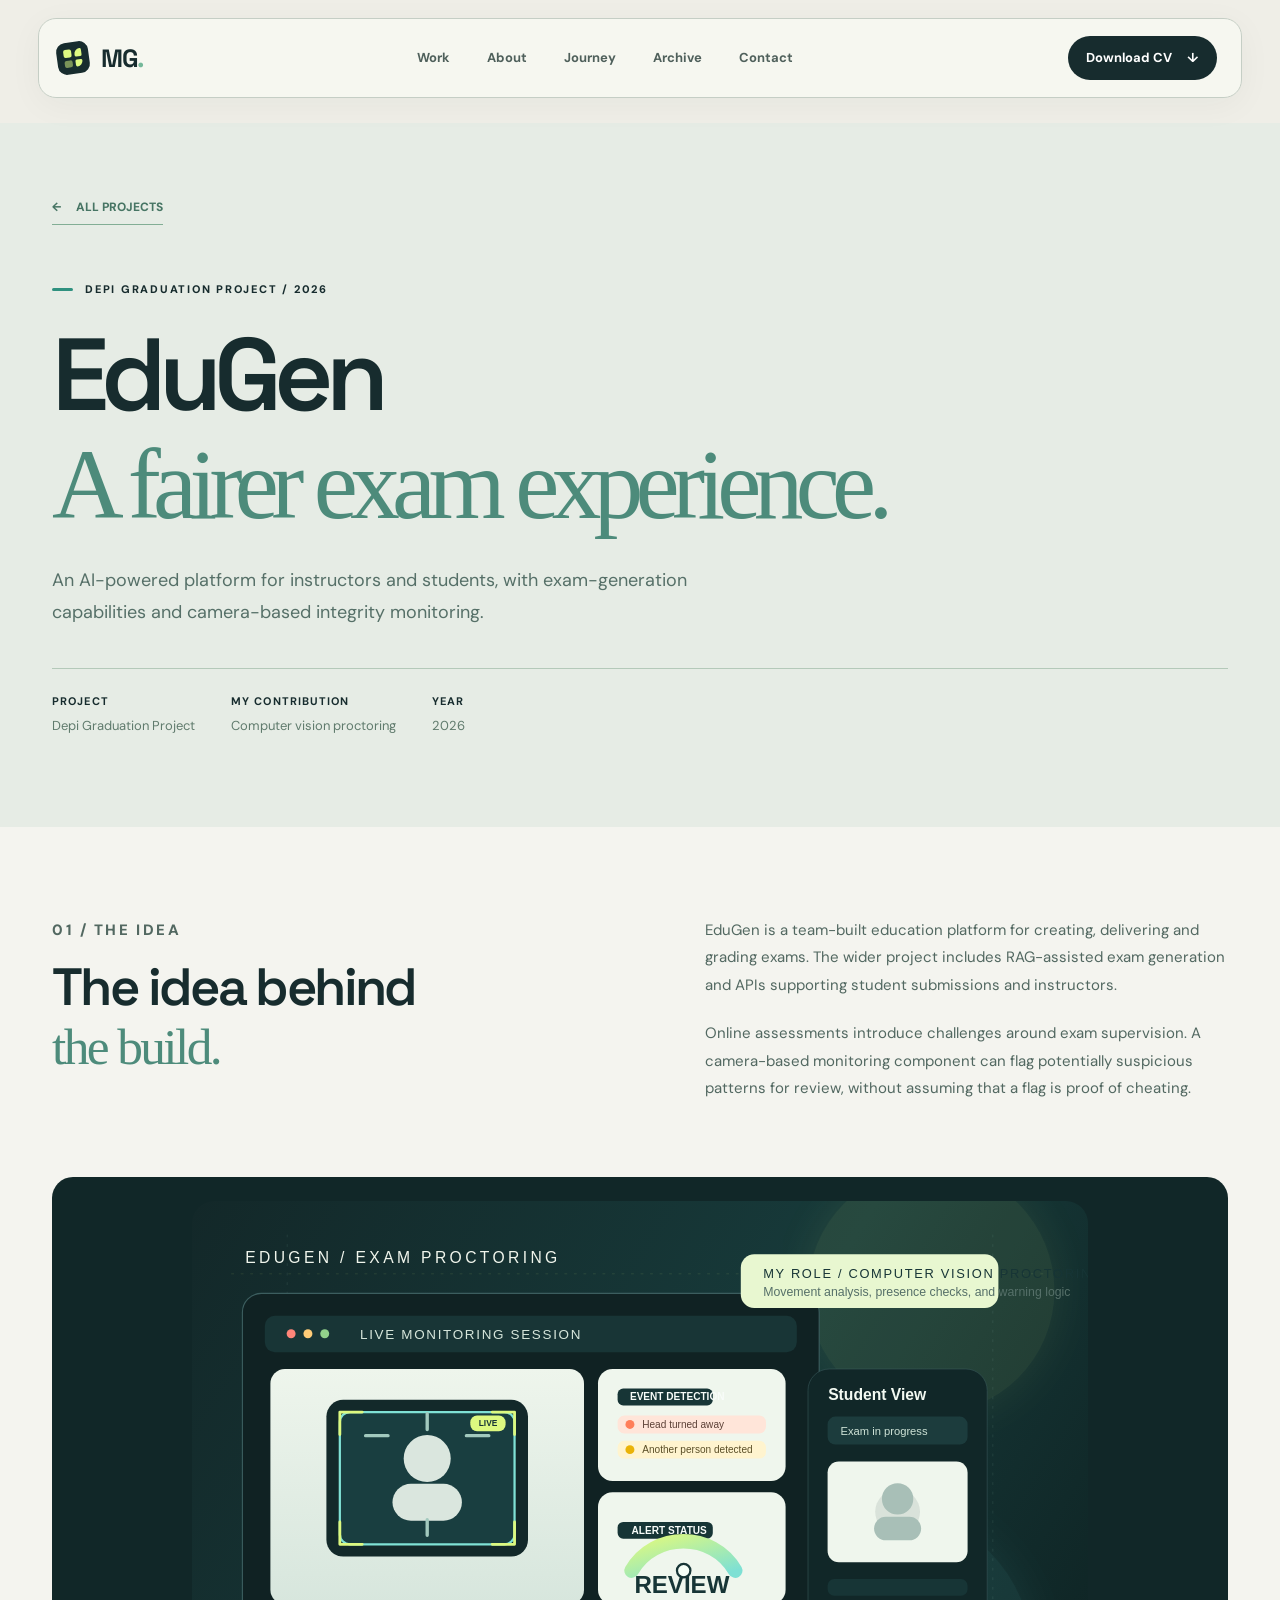
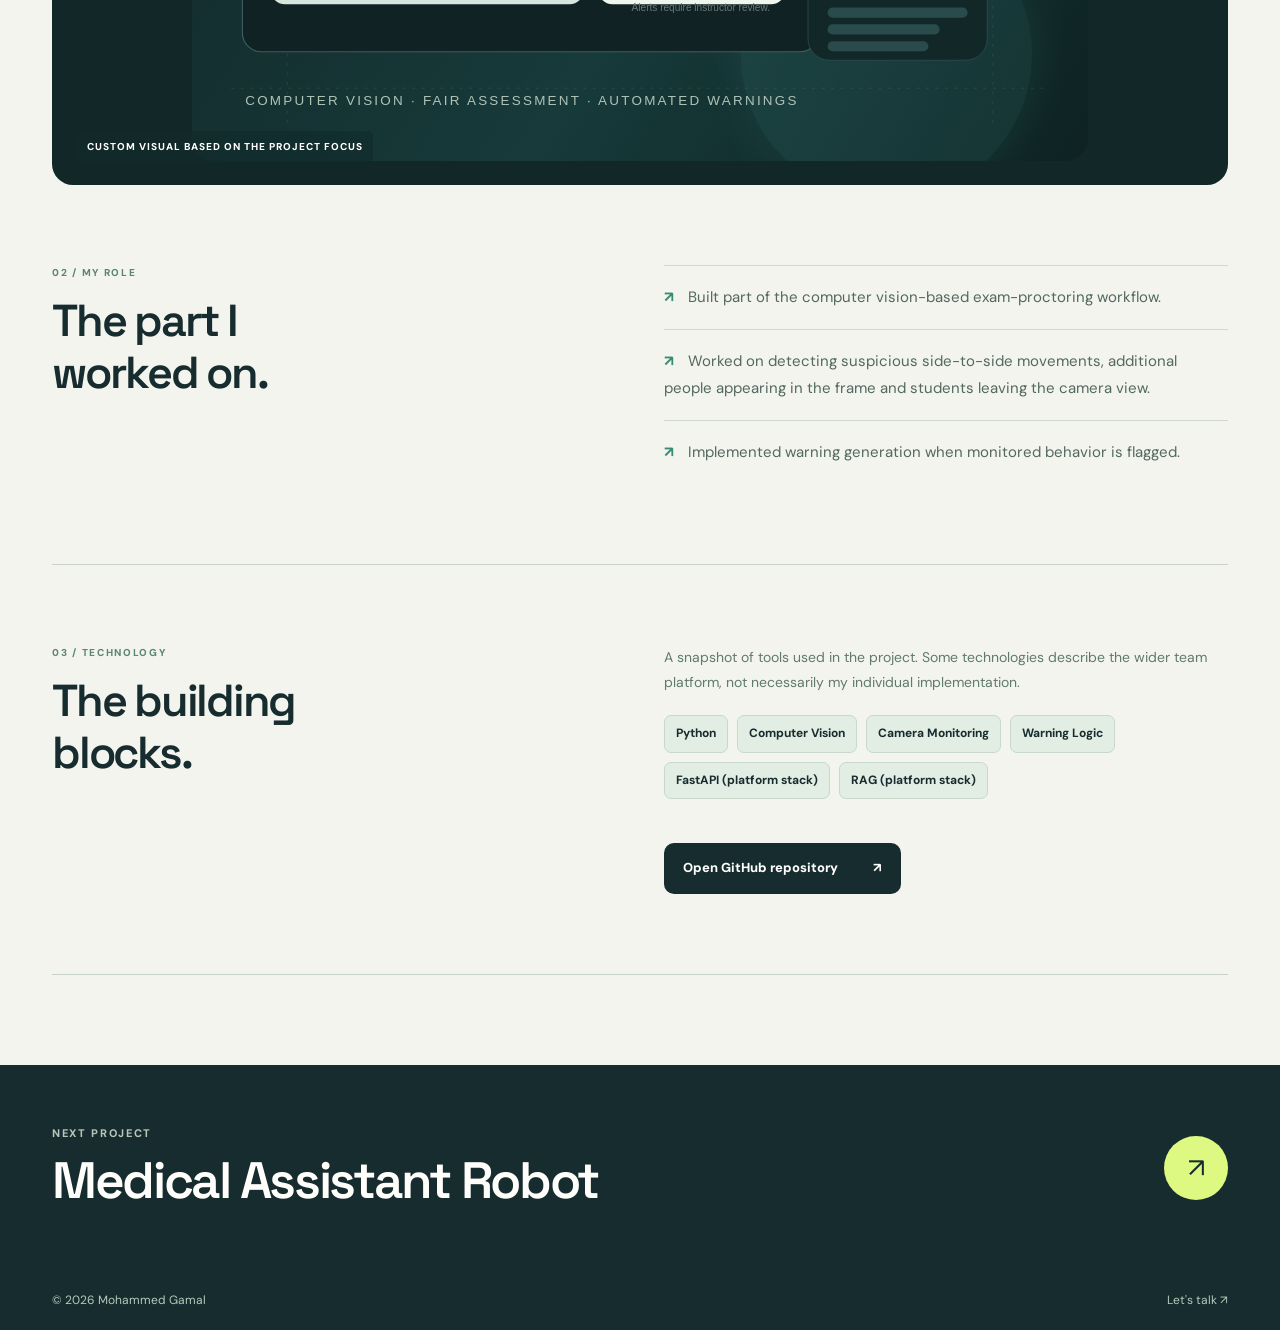
<file: projects/edugen.html>
<!doctype html>
<html lang="en"><head><meta charset="utf-8"/><meta name="viewport" content="width=device-width, initial-scale=1"/><meta name="theme-color" content="#efeee7"/><title>EduGen — AI Exam &amp; Proctoring — Mohammed Gamal</title><meta name="description" content="An AI-powered platform for instructors and students, with exam-generation capabilities and camera-based integrity monitoring."/><link rel="stylesheet" href="../styles.css"/><script defer src="../script.js"></script>  <link rel="canonical" href="https://mohammed-gamal-portfolio-beryl.vercel.app/projects/edugen.html" />
  <link rel="icon" type="image/svg+xml" href="../assets/favicon.svg" />
  <link rel="icon" type="image/png" sizes="64x64" href="../assets/favicon-64.png" />
  <meta property="og:type" content="website" />
  <meta property="og:site_name" content="Mohammed Gamal — AI Engineer" />
  <meta property="og:title" content="EduGen — AI Exam &amp; Proctoring — Mohammed Gamal" />
  <meta property="og:description" content="An AI-powered platform for instructors and students, with exam-generation capabilities and camera-based integrity monitoring." />
  <meta property="og:url" content="https://mohammed-gamal-portfolio-beryl.vercel.app/projects/edugen.html" />
  <meta property="og:image" content="https://mohammed-gamal-portfolio-beryl.vercel.app/assets/portfolio-social-preview.jpg" />
  <meta property="og:image:secure_url" content="https://mohammed-gamal-portfolio-beryl.vercel.app/assets/portfolio-social-preview.jpg" />
  <meta property="og:image:width" content="1200" />
  <meta property="og:image:height" content="630" />
  <meta property="og:image:type" content="image/jpeg" />
  <meta property="og:image:alt" content="Mohammed Gamal AI Engineer portfolio — The art of making AI feel real" />
  <meta name="twitter:card" content="summary_large_image" />
  <meta name="twitter:image" content="https://mohammed-gamal-portfolio-beryl.vercel.app/assets/portfolio-social-preview.jpg" />
</head><body>
<a href="#main" class="skip-link">Skip to content</a>
<header class="topbar detail-topbar"><a href="../index.html#top" class="identity" aria-label="Back to home"><span class="identity-icon" aria-hidden="true"><i></i><i></i><i></i><i></i></span><span>MG<span class="identity-period">.</span></span></a><nav class="main-nav" id="main-nav" aria-label="Main navigation"><a href="../index.html#work">Work</a><a href="../index.html#about">About</a><a href="../index.html#journey">Journey</a><a href="../index.html#archive">Archive</a><a href="../index.html#contact">Contact</a></nav><a class="nav-cta" href="../assets/Mohammed_Gamal_CV.pdf" download>Download CV <span>↓</span></a><button class="nav-menu" id="nav-menu" aria-expanded="false" aria-controls="main-nav" aria-label="Open navigation" type="button"><span></span><span></span></button></header>
<main id="main"><section class="detail-hero"><div class="content-wrap detail-hero-inner"><a class="back-link" href="../index.html#work"><span>←</span> ALL PROJECTS</a><p class="eyebrow detail-eyebrow"><span class="eyebrow-bar"></span>DEPI GRADUATION PROJECT / 2026</p><h1>EduGen<br/><em>A fairer exam experience.</em></h1><p class="detail-subtitle">An AI-powered platform for instructors and students, with exam-generation capabilities and camera-based integrity monitoring.</p><div class="detail-meta"><div><strong>PROJECT</strong><span>Depi Graduation Project</span></div><div><strong>MY CONTRIBUTION</strong><span>Computer vision proctoring</span></div><div><strong>YEAR</strong><span>2026</span></div></div></div></section>
<section class="detail-content"><div class="content-wrap"><div class="case-grid"><div><p class="case-label">01 / THE IDEA</p><h2>The idea behind<br/><em>the build.</em></h2></div><div><p>EduGen is a team-built education platform for creating, delivering and grading exams. The wider project includes RAG-assisted exam generation and APIs supporting student submissions and instructors.</p><p style="margin-top:20px">Online assessments introduce challenges around exam supervision. A camera-based monitoring component can flag potentially suspicious patterns for review, without assuming that a flag is proof of cheating.</p></div></div>
<div class="case-visual case-visual-svg"><img src="../assets/edugen-proctoring.svg" alt="EduGen AI proctoring project visual showing exam monitoring, alerts, and integrity scoring" loading="lazy"/><small>CUSTOM VISUAL BASED ON THE PROJECT FOCUS</small></div>
<div class="case-work"><div><p class="case-label">02 / MY ROLE</p><h2>The part I<br/>worked on.</h2></div><ul><li>Built part of the computer vision-based exam-proctoring workflow.</li>
<li>Worked on detecting suspicious side-to-side movements, additional people appearing in the frame and students leaving the camera view.</li>
<li>Implemented warning generation when monitored behavior is flagged.</li></ul></div>
<div class="case-work"><div><p class="case-label">03 / TECHNOLOGY</p><h2>The building<br/>blocks.</h2></div><div><p style="color:#607a6e;font-size:14px;line-height:1.8">A snapshot of tools used in the project. Some technologies describe the wider team platform, not necessarily my individual implementation.</p><div class="tech-stack"><span>Python</span>
<span>Computer Vision</span>
<span>Camera Monitoring</span>
<span>Warning Logic</span>
<span>FastAPI (platform stack)</span>
<span>RAG (platform stack)</span></div><div class="case-links"><a class="button button-dark" target="_blank" rel="noopener noreferrer" href="https://github.com/MoTareq000/EduGen">Open GitHub repository <span>↗</span></a></div></div></div>

</div></section><section class="next-case"><div class="content-wrap next-case-inner"><div><p>NEXT PROJECT</p><h2>Medical Assistant Robot</h2></div><a href="medical.html" aria-label="Next project: Medical Assistant Robot">↗</a></div></section></main><footer class="detail-footer"><div class="content-wrap"><span>© <span id="year">2026</span> Mohammed Gamal</span><a href="../index.html#contact">Let's talk ↗</a></div></footer></body></html>
</file>
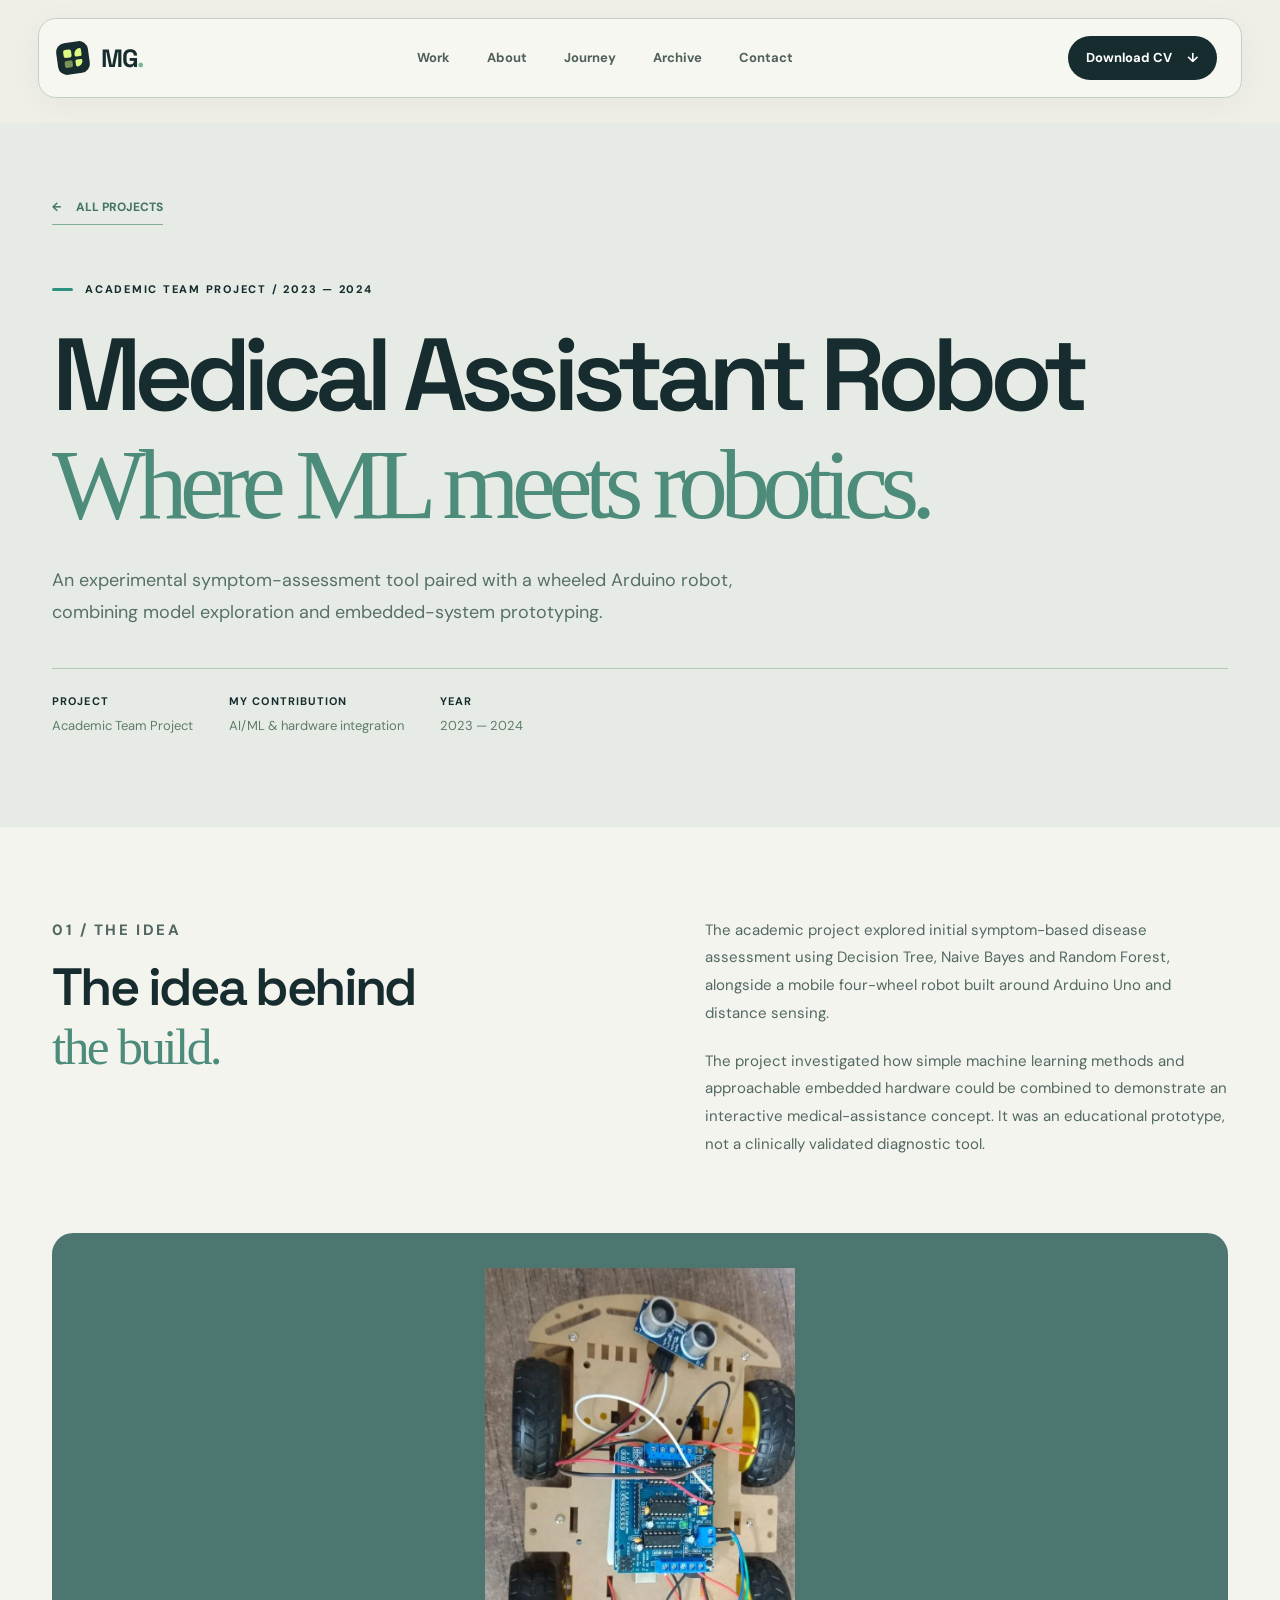
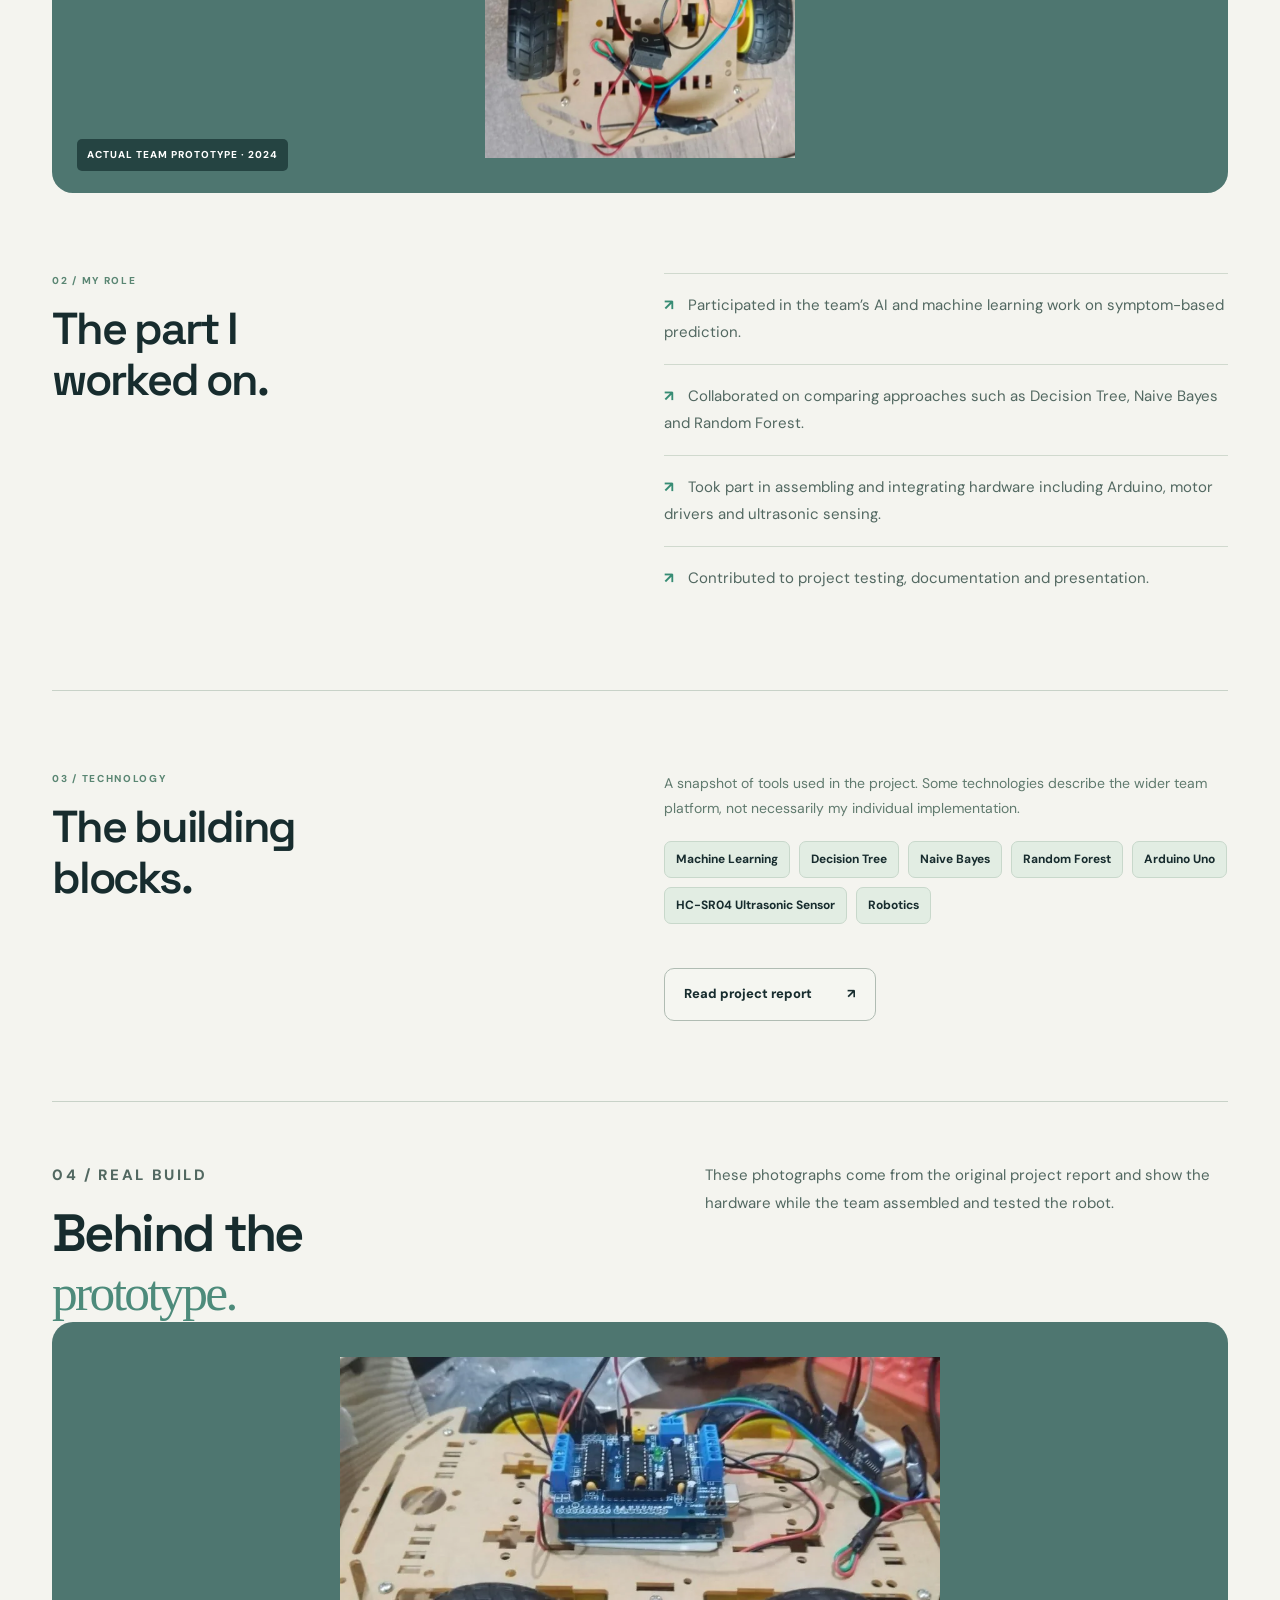
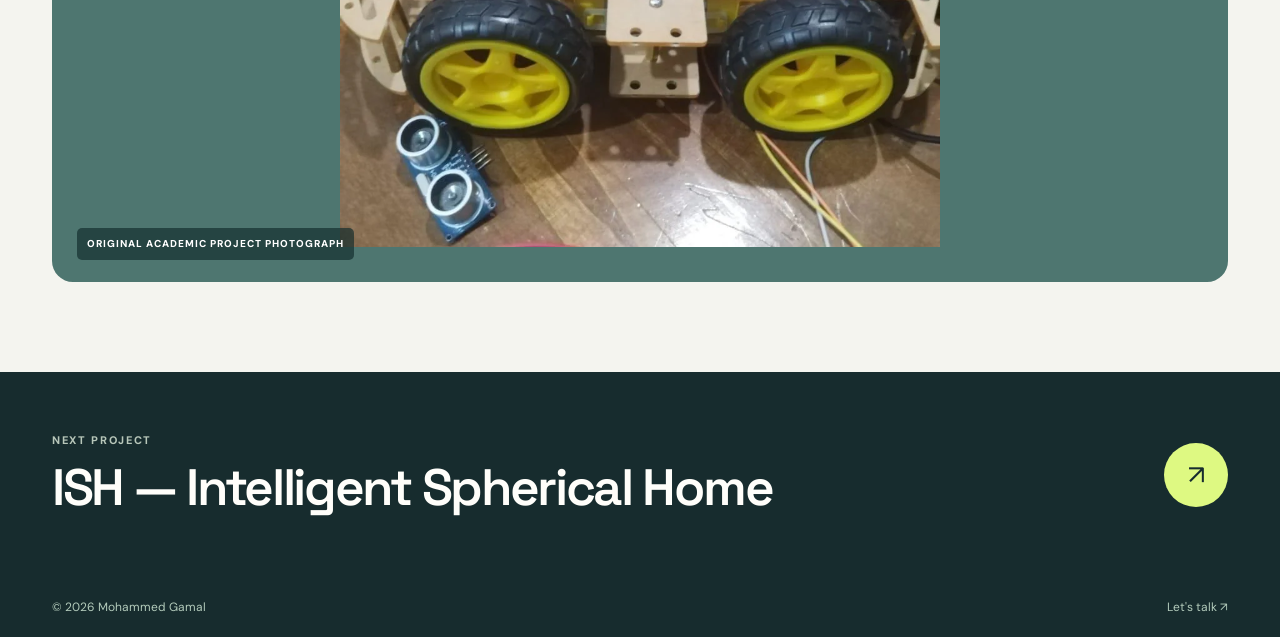
<file: projects/medical.html>
<!doctype html>
<html lang="en"><head><meta charset="utf-8"/><meta name="viewport" content="width=device-width, initial-scale=1"/><meta name="theme-color" content="#efeee7"/><title>Medical Assistant Robot — Mohammed Gamal</title><meta name="description" content="An experimental symptom-assessment tool paired with a wheeled Arduino robot, combining model exploration and embedded-system prototyping."/><link rel="stylesheet" href="../styles.css"/><script defer src="../script.js"></script>  <link rel="canonical" href="https://mohammed-gamal-portfolio-beryl.vercel.app/projects/medical.html" />
  <link rel="icon" type="image/svg+xml" href="../assets/favicon.svg" />
  <link rel="icon" type="image/png" sizes="64x64" href="../assets/favicon-64.png" />
  <meta property="og:type" content="website" />
  <meta property="og:site_name" content="Mohammed Gamal — AI Engineer" />
  <meta property="og:title" content="Medical Assistant Robot — Mohammed Gamal" />
  <meta property="og:description" content="An experimental symptom-assessment tool paired with a wheeled Arduino robot, combining model exploration and embedded-system prototyping." />
  <meta property="og:url" content="https://mohammed-gamal-portfolio-beryl.vercel.app/projects/medical.html" />
  <meta property="og:image" content="https://mohammed-gamal-portfolio-beryl.vercel.app/assets/portfolio-social-preview.jpg" />
  <meta property="og:image:secure_url" content="https://mohammed-gamal-portfolio-beryl.vercel.app/assets/portfolio-social-preview.jpg" />
  <meta property="og:image:width" content="1200" />
  <meta property="og:image:height" content="630" />
  <meta property="og:image:type" content="image/jpeg" />
  <meta property="og:image:alt" content="Mohammed Gamal AI Engineer portfolio — The art of making AI feel real" />
  <meta name="twitter:card" content="summary_large_image" />
  <meta name="twitter:image" content="https://mohammed-gamal-portfolio-beryl.vercel.app/assets/portfolio-social-preview.jpg" />
</head><body>
<a href="#main" class="skip-link">Skip to content</a>
<header class="topbar detail-topbar"><a href="../index.html#top" class="identity" aria-label="Back to home"><span class="identity-icon" aria-hidden="true"><i></i><i></i><i></i><i></i></span><span>MG<span class="identity-period">.</span></span></a><nav class="main-nav" id="main-nav" aria-label="Main navigation"><a href="../index.html#work">Work</a><a href="../index.html#about">About</a><a href="../index.html#journey">Journey</a><a href="../index.html#archive">Archive</a><a href="../index.html#contact">Contact</a></nav><a class="nav-cta" href="../assets/Mohammed_Gamal_CV.pdf" download>Download CV <span>↓</span></a><button class="nav-menu" id="nav-menu" aria-expanded="false" aria-controls="main-nav" aria-label="Open navigation" type="button"><span></span><span></span></button></header>
<main id="main"><section class="detail-hero"><div class="content-wrap detail-hero-inner"><a class="back-link" href="../index.html#work"><span>←</span> ALL PROJECTS</a><p class="eyebrow detail-eyebrow"><span class="eyebrow-bar"></span>ACADEMIC TEAM PROJECT / 2023 — 2024</p><h1>Medical Assistant Robot<br/><em>Where ML meets robotics.</em></h1><p class="detail-subtitle">An experimental symptom-assessment tool paired with a wheeled Arduino robot, combining model exploration and embedded-system prototyping.</p><div class="detail-meta"><div><strong>PROJECT</strong><span>Academic Team Project</span></div><div><strong>MY CONTRIBUTION</strong><span>AI/ML &amp; hardware integration</span></div><div><strong>YEAR</strong><span>2023 — 2024</span></div></div></div></section>
<section class="detail-content"><div class="content-wrap"><div class="case-grid"><div><p class="case-label">01 / THE IDEA</p><h2>The idea behind<br/><em>the build.</em></h2></div><div><p>The academic project explored initial symptom-based disease assessment using Decision Tree, Naive Bayes and Random Forest, alongside a mobile four-wheel robot built around Arduino Uno and distance sensing.</p><p style="margin-top:20px">The project investigated how simple machine learning methods and approachable embedded hardware could be combined to demonstrate an interactive medical-assistance concept. It was an educational prototype, not a clinically validated diagnostic tool.</p></div></div>
<div class="case-visual photo"><img src="../assets/med-robot-top.webp" alt="Real four-wheeled medical assistant robot with ultrasonic sensor and Arduino"/><small>ACTUAL TEAM PROTOTYPE · 2024</small></div>
<div class="case-work"><div><p class="case-label">02 / MY ROLE</p><h2>The part I<br/>worked on.</h2></div><ul><li>Participated in the team’s AI and machine learning work on symptom-based prediction.</li>
<li>Collaborated on comparing approaches such as Decision Tree, Naive Bayes and Random Forest.</li>
<li>Took part in assembling and integrating hardware including Arduino, motor drivers and ultrasonic sensing.</li>
<li>Contributed to project testing, documentation and presentation.</li></ul></div>
<div class="case-work"><div><p class="case-label">03 / TECHNOLOGY</p><h2>The building<br/>blocks.</h2></div><div><p style="color:#607a6e;font-size:14px;line-height:1.8">A snapshot of tools used in the project. Some technologies describe the wider team platform, not necessarily my individual implementation.</p><div class="tech-stack"><span>Machine Learning</span>
<span>Decision Tree</span>
<span>Naive Bayes</span>
<span>Random Forest</span>
<span>Arduino Uno</span>
<span>HC-SR04 Ultrasonic Sensor</span>
<span>Robotics</span></div><div class="case-links"><a class="button button-ghost" target="_blank" rel="noopener" href="../assets/Medical_Assistant_Project_Documentation.pdf">Read project report <span>↗</span></a></div></div></div>
<div class="case-grid" style="margin:60px 0 0"><div><p class="case-label">04 / REAL BUILD</p><h2>Behind the<br/><em>prototype.</em></h2></div><div><p>These photographs come from the original project report and show the hardware while the team assembled and tested the robot.</p></div></div><div class="case-visual photo"><img src="../assets/med-robot-build.webp" alt="Real Medical Assistant Robot components and prototype before final assembly"/><small>ORIGINAL ACADEMIC PROJECT PHOTOGRAPH</small></div>
</div></section><section class="next-case"><div class="content-wrap next-case-inner"><div><p>NEXT PROJECT</p><h2>ISH — Intelligent Spherical Home</h2></div><a href="ish.html" aria-label="Next project: ISH — Intelligent Spherical Home">↗</a></div></section></main><footer class="detail-footer"><div class="content-wrap"><span>© <span id="year">2026</span> Mohammed Gamal</span><a href="../index.html#contact">Let's talk ↗</a></div></footer></body></html>
</file>
<file: styles.css>
@import url('https://fonts.googleapis.com/css2?family=DM+Sans:wght@400;500;600;700&family=Space+Grotesk:wght@400;500;600;700&display=swap');
:root{--paper:#efeee7;--paper2:#e8eae1;--ink:#172c2e;--ink2:#21393a;--muted:#687671;--line:#cfd3c9;--lime:#def982;--mint:#acd7c8;--orange:#ffb879;--white:#fffefa;--display:'Space Grotesk','Arial Narrow',Arial,sans-serif;--body:'DM Sans',Arial,sans-serif}
*{box-sizing:border-box}html{scroll-behavior:smooth}body{margin:0;background:var(--paper);color:var(--ink);font-family:var(--body);font-size:16px;line-height:1.6}img{max-width:100%;height:auto}a{color:inherit;text-decoration:none}button{font:inherit}::selection{background:var(--lime);color:var(--ink)}:focus-visible{outline:3px solid #6ca96d;outline-offset:4px}p,h1,h2,h3,h4{margin:0}.content-wrap{width:min(1280px,calc(100% - 104px));margin-inline:auto}.section-pad{padding-block:110px}.skip-link{position:fixed;z-index:500;top:-100px;left:15px;background:var(--lime);padding:10px 16px}.skip-link:focus{top:15px}.site-shell{overflow:hidden}.topbar{position:relative;z-index:30;display:flex;align-items:center;justify-content:space-between;gap:28px;width:min(1310px,calc(100% - 76px));height:80px;margin:18px auto 0;padding:0 24px 0 18px;border:1px solid #c5cec5;border-radius:18px;background:#f7f8f2df;box-shadow:0 7px 34px #1736380b;backdrop-filter:blur(16px)}.identity{font:700 25px/1 var(--display);letter-spacing:-1.4px;display:flex;align-items:center;gap:12px}.identity-period{color:#75b89a}.identity-icon{position:relative;width:32px;height:32px;background:var(--ink);border-radius:9px;display:grid;grid-template-columns:repeat(2,1fr);gap:3px;padding:7px;transform:rotate(-8deg)}.identity-icon i{width:100%;height:100%;background:var(--lime);border-radius:2px}.identity-icon i:nth-child(2){border-radius:7px 2px 2px 2px}.identity-icon i:nth-child(3){opacity:.5}.identity-icon i:nth-child(4){border-radius:2px 2px 7px 2px}.main-nav{display:flex;gap:37px;align-items:center}.main-nav a{font-size:13px;color:#4f605b;font-weight:700;transition:color .2s}.main-nav a:hover{color:var(--ink)}.nav-cta{font-size:13px;font-weight:700;padding:12px 18px;border-radius:99px;background:var(--ink);color:white;transition:transform .2s,background .2s}.nav-cta:hover{background:#315c56;transform:translateY(-2px)}.nav-cta span{margin-left:12px}.nav-menu{display:none;background:transparent;border:0;width:39px;height:39px;cursor:pointer}.nav-menu span{display:block;height:2px;background:var(--ink);margin:7px 0}
/* HERO */
.hero{position:relative;padding-top:80px;padding-bottom:36px;background:radial-gradient(circle at 74% 11%,#dcece1 0,transparent 27%),linear-gradient(140deg,#efeee7,#e9eee7 90%)}.hero-halo{position:absolute;right:-17%;top:1%;width:58%;aspect-ratio:1;border:1px solid #9faeaa22;border-radius:50%;pointer-events:none}.hero-layout{display:grid;grid-template-columns:1.17fr .83fr;gap:40px;align-items:center}.hero-copy{position:relative;z-index:2}.eyebrow{display:flex;align-items:center;gap:12px;letter-spacing:.16em;font-size:11px;line-height:1.5;font-weight:800;text-transform:uppercase}.eyebrow-bar{display:inline-block;width:21px;height:3px;background:#2f917f;border-radius:100px;flex-shrink:0}.eyebrow-divider{opacity:.3;margin:0 2px}.hero h1{font-family:var(--display);font-weight:600;font-size:clamp(66px,7.4vw,116px);line-height:.97;letter-spacing:-.085em;margin:30px 0 33px}.hero-h1-stroke{color:#54887a}.hero h1 em{font-family:Georgia,serif;font-weight:400;letter-spacing:-.065em}.special-dot{color:#80b98c}.hero-lead{font-size:18px;line-height:1.75;color:#49635e;max-width:500px}.hero-actions{display:flex;gap:13px;align-items:center;flex-wrap:wrap;margin-top:33px}.button{display:inline-flex;align-items:center;justify-content:space-between;gap:35px;font-size:13px;font-weight:800;padding:15px 19px;border-radius:10px;transition:transform .2s,background .2s}.button:hover{transform:translateY(-3px)}.button-dark{background:var(--ink);color:white}.button-dark:hover{background:#285456}.button-ghost{border:1px solid #b0bcb3;background:#f5f6f1}.button-ghost:hover{background:white}.hero-meta{display:flex;flex-wrap:wrap;gap:20px;margin-top:69px;font-size:12px;font-weight:700;color:#5e746c}.hero-meta>span{display:inline-flex;align-items:center;gap:9px}.status-pulse{background:#4ea87b;width:8px;height:8px;border-radius:100%;box-shadow:0 0 0 5px #4ea87b22;animation:pulse 2.3s ease-in-out infinite}.hero-stage{position:relative;background:var(--ink);height:min(560px,41vw);min-height:465px;overflow:hidden;border-radius:22px;isolation:isolate;box-shadow:15px 20px 0 #d6e1d7}.hero-stage:before{content:"";inset:0;position:absolute;background:radial-gradient(ellipse at 55% 43%,#2d5556 1%,transparent 52%),linear-gradient(155deg,#21403f,#102526 68%)}.hero-stage-grid{position:absolute;inset:0;background-image:linear-gradient(#b6d4c70c 1px,transparent 1px),linear-gradient(90deg,#b6d4c70c 1px,transparent 1px);background-size:39px 39px;mask-image:radial-gradient(circle at 55% 47%,black,transparent 72%)}.orbital{position:absolute;border:1px solid #9fccc04d;border-radius:50%;top:50%;left:50%;transform:translate(-50%,-50%);aspect-ratio:1}.orbital-one{width:79%;animation:spin 32s linear infinite;border-style:dashed}.orbital-two{width:62%;border-color:#9dcbc22a;animation:spin 27s linear reverse infinite}.orbital-three{width:101%;border-color:#9dcbc219}.orbital-one:after{content:"";position:absolute;left:3%;top:22%;width:14px;height:14px;background:var(--lime);border-radius:50%;box-shadow:0 0 0 8px #def98218}.orbital-two:after{content:"";position:absolute;right:7%;bottom:14%;width:9px;height:9px;background:#a7d8c5;border-radius:50%}.central-shape{width:42%;aspect-ratio:1;position:absolute;left:50%;top:47%;transform:translate(-50%,-50%) rotate(-17deg);border-radius:25% 48% 21% 44%;background:linear-gradient(138deg,#f0ffc0 0%,#b4dca0 27%,#64b3a5 61%,#315e69 100%);box-shadow:0 0 70px #d0ffbc20,inset -30px -30px 40px #21454a6b,inset 18px 15px 36px #ffffff75;animation:shapeFloat 7s ease-in-out infinite}.shape-core{position:absolute;left:28%;top:23%;width:39%;height:39%;border:1px solid #1e5d6088;border-radius:24%;transform:rotate(42deg);background:#d6efd67b;box-shadow:0 0 0 17px #d2efd533}.shape-glint{position:absolute;top:16%;right:23%;height:10%;width:10%;background:#edffe4;border-radius:50%;filter:blur(6px)}.stage-node{position:absolute;z-index:2;background:#143336e0;border:1px solid #9ec4b27d;padding:12px 15px;color:#d4eade;letter-spacing:.12em;font-size:10px;font-weight:800;border-radius:7px;box-shadow:0 15px 30px #07191a44}.stage-node-topleft{left:7%;top:22%}.mini-cross{color:var(--lime);font-size:18px;vertical-align:middle;margin-right:5px}.stage-node-bottomright{right:4%;bottom:23%}.stage-node-dot{display:inline-block;height:7px;width:7px;background:#d6f998;border-radius:50%;margin-right:10px}.stage-coordinate{position:absolute;z-index:2;color:#a0bbb4a6;font-size:9px;letter-spacing:.15em;font-weight:700;writing-mode:vertical-rl}.stage-coordinate-left{top:53%;left:7%}.stage-coordinate-right{top:12%;right:8%}.stage-foot{position:absolute;bottom:0;left:0;right:0;display:flex;align-items:center;justify-content:space-between;padding:20px 24px;border-top:1px solid #ffffff24;color:#b1c8bd;font-size:10px;letter-spacing:.17em}.stage-symbol{font-size:25px;color:var(--lime)}.hero-baseline{display:flex;gap:22px;align-items:center;margin-top:75px;color:#65766e;font-size:10px;font-weight:800;letter-spacing:.17em}.line-arrow{display:block;height:1px;background:#a7b6aa;flex:1}.hero-index{font-variant-numeric:tabular-nums}
/* SHARED */
.section-heading{display:flex;align-items:end;justify-content:space-between;gap:30px;margin-bottom:53px}.section-heading h2,.about h2,.journey h2{font:600 clamp(46px,5.3vw,79px)/1.03 var(--display);letter-spacing:-.066em;margin-top:24px}.section-heading h2 em,.about h2 em,.journey h2 em{font-family:Georgia,serif;font-weight:400}.section-heading>p{max-width:330px;color:#73827d;font-size:14px;line-height:1.8;margin-bottom:6px}.dark-zone{background:#172c2e;color:#f2f6ee}.eyebrow-light{color:#b2c6b8}.eyebrow-light .eyebrow-bar{background:var(--lime)}.section-heading-light>p{color:#a9beb2}.section-heading-light h2 em{color:var(--lime)}
/* WORK */
.work{position:relative;padding-bottom:95px}.work:before{content:"";position:absolute;right:-260px;top:0;width:650px;height:650px;border:1px solid #e9f7c512;border-radius:50%;pointer-events:none}.project-grid{display:grid;grid-template-columns:repeat(2,minmax(0,1fr));gap:21px}.featured-project{border:1px solid #728d8144;background:#213b3c;border-radius:20px;padding:11px;overflow:hidden;min-width:0;transition:transform .3s,border-color .3s}.featured-project:hover{transform:translateY(-5px);border-color:#b7d9a1ad}.feature-hero{grid-column:1/-1;display:grid;grid-template-columns:1.03fr .97fr;min-height:446px}.feature-art{display:block;position:relative;overflow:hidden;height:264px;border-radius:13px;background:#1e4546}.feature-hero .feature-art{height:auto;min-height:417px}.feature-art img{width:100%;height:100%;position:absolute;inset:0;object-fit:cover;transition:transform .6s}.feature-art:hover img{transform:scale(1.045)}.ish-art{background:radial-gradient(circle at center,#3e6563,#162a31 70%)}.ish-art img{object-fit:contain;padding:38px 70px;mix-blend-mode:normal;z-index:1}.ish-art .art-grid{position:absolute;inset:0;background:linear-gradient(#a4dfb617 1px,transparent 1px),linear-gradient(90deg,#a4dfb617 1px,transparent 1px);background-size:30px 30px}.project-art-fallback{position:absolute;inset:0;display:flex;align-items:center;justify-content:center}.ring{position:absolute;border:2px solid #b1f0bd45;border-radius:50%;width:51%;aspect-ratio:1}.ring-b{width:70%;border-style:dashed}.device-eye{width:190px;aspect-ratio:1;border:24px solid #8ebca6;background:radial-gradient(circle,#b9f7d8 7%,#324a54 9%,#1b3239 37%,#badfca 39%,#98bcad 67%,#406f6c 72%);border-radius:50%;box-shadow:0 0 80px #9be5c044,inset 7px 9px 15px #c5efdf77}.art-numeral{position:absolute;z-index:4;top:14px;left:19px;color:#fffefa;font-size:13px;font-weight:800;letter-spacing:.11em}.art-label{position:absolute;z-index:4;bottom:19px;left:20px;color:#e6ffdc;letter-spacing:.16em;font-size:9px;font-weight:800;text-shadow:0 1px 7px #0009}.project-info{padding:24px 23px 18px;display:flex;flex-direction:column;min-height:305px}.feature-hero .project-info{padding:38px 30px 28px}.project-info-top{display:flex;justify-content:space-between;gap:15px;align-items:center;font-size:9px;letter-spacing:.13em;color:#b7cbbb;font-weight:800}.project-date{white-space:nowrap;color:#95aca2}.project-info h3{font:600 clamp(24px,2.8vw,41px)/1.13 var(--display);letter-spacing:-.047em;margin:15px 0 13px}.feature-hero .project-info h3{font-size:clamp(31px,3.45vw,49px);margin-top:23px}.project-info>p{color:#c3d4c8;font-size:13.5px;line-height:1.75;max-width:470px}.project-info>p.role-note{margin-top:15px;color:#b1d5bb;font-size:12px}.role-note strong{color:#dbf7a7}.project-bottom{margin-top:auto;padding-top:25px;display:flex;align-items:end;justify-content:space-between;gap:12px}.tag-row{display:flex;flex-wrap:wrap;gap:7px}.tag-row span{border:1px solid #b9cbb151;padding:5px 9px;border-radius:5px;font-size:10px;color:#cbdfd1;white-space:nowrap}.circle-link{flex-shrink:0;display:grid;place-items:center;width:42px;height:42px;background:var(--lime);color:var(--ink);border-radius:50%;font-size:23px;font-weight:400;transition:transform .2s}.circle-link:hover{transform:rotate(45deg)}.medical-art{background:#7f9b80}.medical-art img{object-position:50% 53%}.medical-art:after{position:absolute;inset:0;content:"";background:linear-gradient(0deg,#0e3329a9,transparent 40%)}.proctor-art{background:#c7dcdf;display:grid;place-items:center}.proctor-art:before{content:"";position:absolute;inset:0;background:radial-gradient(circle at 10% 1%,#f3f5e3,transparent 55%),linear-gradient(140deg,#bbd9db,#6d9c99);opacity:.92}.concept-tag{position:absolute;bottom:14px;left:14px;z-index:3;font-size:9px;letter-spacing:.09em;color:#214847;background:#e7f1eabf;padding:5px 8px;border-radius:3px;font-weight:800}.monitor-shell{width:70%;max-width:400px;aspect-ratio:1.7;background:#183537;position:relative;z-index:2;border:6px solid #e1e9e1;border-radius:12px;box-shadow:14px 20px 40px #19383840;transform:rotate(-5deg);padding:13px}.monitor-top{display:flex;justify-content:space-between;color:#b1ccc5;font-size:8px;letter-spacing:.13em}.live-dot{color:#f7a9a1}.monitor-face{position:absolute;inset:39px 24% 38px 24%;background:#315d60;border-radius:6px;overflow:hidden;display:flex;align-items:center;justify-content:center}.face-silhouette{position:absolute;inset:0;display:flex;justify-content:center;align-items:center;flex-direction:column}.face-head{width:29%;height:38%;background:#8dc1b1;border-radius:48% 48% 43% 43%;z-index:1;transform:translateY(12%)}.face-shoulders{width:72%;height:47%;border-radius:55% 55% 0 0;background:#74ae9e}.face-frame{position:absolute;width:72%;height:76%;inset:12% 14%;border:1px dashed #d7ffa9}.face-frame i{position:absolute;width:13px;height:13px;border-color:var(--lime);border-style:solid;border-width:0}.face-frame i:nth-child(1){left:-1px;top:-1px;border-top-width:3px;border-left-width:3px}.face-frame i:nth-child(2){right:-1px;top:-1px;border-top-width:3px;border-right-width:3px}.face-frame i:nth-child(3){left:-1px;bottom:-1px;border-bottom-width:3px;border-left-width:3px}.face-frame i:nth-child(4){right:-1px;bottom:-1px;border-bottom-width:3px;border-right-width:3px}.monitor-alert{position:absolute;bottom:14px;left:14px;right:14px;background:#f1cead;color:#7a4028;display:flex;align-items:center;gap:7px;border-radius:4px;font-size:8px;font-weight:800;padding:7px 10px}.monitor-alert span{margin-left:auto}.alert-led{width:7px;height:7px;background:#e95e45;border-radius:50%}.monitor-bars{position:absolute;top:45%;left:12px;display:flex;gap:4px;align-items:center}.monitor-bars i{display:block;background:#b8dbb0;width:3px;height:9px;border-radius:3px}.monitor-bars i:nth-child(2n){height:16px}.monitor-bars i:nth-child(3n){height:5px}.work-footer{display:flex;justify-content:space-between;gap:30px;align-items:center;border-top:1px solid #69867d46;margin-top:47px;padding-top:29px}.work-footer p{max-width:440px;color:#a4bcb1;font-size:13px}.inline-link{font-weight:800;white-space:nowrap;display:inline-flex;gap:25px;align-items:center;border-bottom:1px solid var(--ink);font-size:13px;padding:0 0 7px}.inline-link:hover span{transform:translate(3px,-3px)}.inline-link span{transition:transform .2s}.light-link{color:var(--lime);border-color:var(--lime)}
/* ABOUT */
.about{background:linear-gradient(120deg,#efeee7,#e5eae2)}.about-layout{display:grid;grid-template-columns:1fr 1fr;gap:8%;align-items:center}.about h2{margin-top:22px;font-size:clamp(49px,5vw,75px);margin-bottom:32px}.about h2 em{color:#51987f}.about-intro>p:not(.eyebrow){color:#63766c;line-height:1.85;max-width:550px;font-size:14px;margin-bottom:17px}.about-intro>p.body-large{font-size:18px;line-height:1.65;font-weight:600;color:#263e3d}.about-intro .inline-link{margin-top:19px}.skills-panel{background:#f8f9f3;border:1px solid #d6dcd1;border-radius:19px;box-shadow:10px 14px 0 #d5e4d4;padding:26px 27px}.skills-panel-top{display:flex;justify-content:space-between;color:#789087;font-size:10px;letter-spacing:.15em;font-weight:800;margin:0 0 18px}.skill-line{display:flex;align-items:start;gap:18px;padding:24px 0;border-top:1px solid #d9e1d8}.skill-line>span:first-child{color:#7a9e8b;font-weight:800;font-size:11px;padding-top:4px}.skill-line>div{flex:1}.skill-line h3{font:600 20px/1.3 var(--display);letter-spacing:-.02em}.skill-line p{font-size:12px;color:#84958b;margin-top:7px;line-height:1.7}.skill-arrow{font-size:19px;color:#95b9a4}.skills-endnote{display:flex;align-items:center;gap:15px;background:#dfefcc;padding:17px 18px;border-radius:10px;margin-top:8px}.skills-endnote .sparkle{font-size:26px}.skills-endnote p{font-size:12px;font-weight:700}.ticker{overflow:hidden;background:var(--lime);padding:17px 0;color:#233f32}.ticker-track{display:flex;gap:20px;width:max-content;white-space:nowrap;font:700 13px var(--display);letter-spacing:.09em;animation:ticker 35s linear infinite}.ticker-track b{margin:0 28px;font-size:23px;font-weight:400}
/* JOURNEY */
.journey{background:#f4f4ec}.journey-layout{display:grid;grid-template-columns:1fr 1fr;gap:9%;align-items:center}.credential-card{background:#c5e4d3;border:1px solid #95c8ae;border-radius:17px;min-height:430px;padding:31px;display:flex;flex-direction:column;position:relative;overflow:hidden}.credential-card:after{content:"";position:absolute;width:260px;height:260px;border:45px solid #f1fff33f;border-radius:50%;right:-110px;top:35px;pointer-events:none}.credential-top{display:flex;justify-content:space-between;align-items:start;letter-spacing:.15em;font-size:10px;font-weight:800}.asterisk{font-size:38px;font-weight:400;line-height:.8}.credential-program{font-size:11px;letter-spacing:.11em;font-weight:800;margin-top:63px;z-index:1}.credential-card h3{font:600 clamp(29px,3.5vw,48px)/1.13 var(--display);letter-spacing:-.05em;margin-top:14px;z-index:1}.credential-card h3 em{font:normal .99em Georgia,serif}.credential-card>p:not(.credential-program){max-width:450px;color:#42665a;font-size:13px;margin-top:20px;line-height:1.8;z-index:1}.credential-bottom{border-top:1px solid #7fb79c;display:flex;justify-content:space-between;align-items:center;gap:14px;margin-top:auto;padding-top:22px;font-size:10px;font-weight:800;z-index:1}.credential-bottom a{border-bottom:1px solid currentColor}.timeline{border-top:1px solid #b6c8bc}.timeline-entry{display:grid;grid-template-columns:110px 1fr;gap:25px;padding:32px 0;border-bottom:1px solid #b6c8bc}.time-meta{font-size:10px;font-weight:800;color:#5d8573;letter-spacing:.06em;padding-top:4px}.time-body h3{font:600 21px/1.2 var(--display);letter-spacing:-.04em}.time-body p{font-size:13px;color:#7a8980;margin-top:9px}
/* CONTACT */
.contact{background:var(--ink);color:#f1f4ed;padding-bottom:24px}.contact-top{display:flex;justify-content:space-between}.contact-stars{font-size:40px;color:var(--lime);line-height:.6}.contact h2{font:600 clamp(66px,9.5vw,144px)/.97 var(--display);letter-spacing:-.08em;margin:48px 0 28px}.contact h2 em{font:normal .95em Georgia,serif;color:var(--lime)}.contact-content>p{max-width:520px;color:#bed0c2;font-size:16px;line-height:1.75}.contact-email{display:inline-flex;align-items:center;gap:40px;font:600 clamp(17px,2.5vw,31px)/1.3 var(--display);margin-top:40px;padding-bottom:13px;border-bottom:1px solid var(--lime);color:#e7f9de;overflow-wrap:anywhere}.contact-email span{color:var(--lime);font-size:29px;transition:transform .2s}.contact-email:hover span{transform:translate(4px,-4px)}.contact-foot{border-top:1px solid #5f777366;margin-top:120px;padding-top:28px;display:flex;justify-content:space-between;gap:20px;font-size:11px;color:#93b0a3;letter-spacing:.06em}.contact-foot div{display:flex;gap:26px}.contact-foot a:hover{color:var(--lime)}
/* project detail pages */
.detail-topbar{margin-bottom:25px}.detail-hero{background:#e6ece5;padding-top:70px;padding-bottom:90px}.detail-hero-inner{position:relative}.back-link{display:inline-flex;gap:15px;align-items:center;font-size:12px;font-weight:800;color:#477564;border-bottom:1px solid #82ae95;padding-bottom:7px}.detail-eyebrow{margin-top:56px}.detail-hero h1{font:600 clamp(60px,8vw,115px)/1.03 var(--display);letter-spacing:-.075em;max-width:1050px;margin:24px 0}.detail-hero h1 em{font:normal .97em Georgia,serif;color:#4d8b7b}.detail-subtitle{max-width:690px;color:#567068;font-size:18px;line-height:1.75}.detail-meta{display:flex;flex-wrap:wrap;gap:36px;margin-top:40px;padding-top:24px;border-top:1px solid #b4c9b9}.detail-meta div{display:flex;flex-direction:column;gap:5px}.detail-meta strong{font-size:11px;letter-spacing:.1em}.detail-meta span{font-size:13px;color:#607b6d}.detail-content{padding:90px 0;background:#f4f4ef}.case-grid{display:grid;grid-template-columns:1fr 1fr;gap:11%;margin-bottom:74px}.case-grid h2{font:600 clamp(34px,4.1vw,60px)/1.12 var(--display);letter-spacing:-.05em}.case-grid h2 em{font:normal .98em Georgia,serif;color:#4d8b7b}.case-grid p{font-size:15px;line-height:1.85;color:#526861}.case-label{font-size:10px;letter-spacing:.17em;color:#5a8673;font-weight:800;margin-bottom:14px}.case-visual{border-radius:21px;background:#d6e7df;position:relative;min-height:430px;overflow:hidden;display:grid;place-items:center}.case-visual.photo{background:#4e7670}.case-visual.photo img{object-fit:contain;width:100%;max-height:560px;padding:35px}.case-visual.photo.cover{background:#1c3235}.case-visual.photo.cover img{max-height:630px}.case-visual.gradient-visual{background:radial-gradient(circle at center,#397d72,#193333 72%)}.case-visual.gradient-visual img{max-height:550px;width:80%;object-fit:contain}.case-visual small{position:absolute;left:25px;bottom:22px;color:#fff;font-size:10px;letter-spacing:.1em;font-weight:800;background:#122b2ba9;padding:8px 10px;border-radius:5px}.case-work{display:grid;grid-template-columns:1fr 1.2fr;gap:12%;padding:80px 0;border-bottom:1px solid #c8d2c8}.case-work h2{font:600 clamp(32px,3.5vw,54px)/1.15 var(--display);letter-spacing:-.05em}.case-work ul{padding:0;margin:0;list-style:none}.case-work li{font-size:15px;color:#526861;line-height:1.8;padding:18px 0;border-top:1px solid #d0d9ce}.case-work li:before{content:'↗';color:#378c74;font-weight:800;margin-right:14px}.tech-stack{display:flex;flex-wrap:wrap;gap:9px;margin-top:20px}.tech-stack span{font-size:12px;font-weight:700;background:#e2ede3;padding:8px 11px;border:1px solid #c8d8cb;border-radius:7px}.case-links{display:flex;gap:12px;flex-wrap:wrap;margin-top:44px}.next-case{background:var(--ink);color:var(--white);padding:60px 0}.next-case-inner{display:flex;align-items:center;justify-content:space-between;gap:20px}.next-case p{color:#b7c6b9;font-size:11px;letter-spacing:.15em;font-weight:800}.next-case h2{font:600 clamp(36px,4vw,60px)/1.15 var(--display);letter-spacing:-.045em;margin-top:10px}.next-case a{background:var(--lime);width:64px;height:64px;border-radius:50%;display:grid;place-items:center;color:var(--ink);font-size:27px}.detail-footer{background:#172c2e;color:#b3cbbb;padding:20px 0;font-size:12px}.detail-footer .content-wrap{display:flex;justify-content:space-between}.detail-footer a:hover{color:var(--lime)}
.fade-up{opacity:0;transform:translateY(20px);transition:opacity .7s ease,transform .7s ease}.fade-up.is-visible{opacity:1;transform:none}
@keyframes spin{to{transform:translate(-50%,-50%) rotate(360deg)}}@keyframes shapeFloat{50%{transform:translate(-50%,-54%) rotate(-11deg)}}@keyframes pulse{50%{box-shadow:0 0 0 9px #4ea87b08}}@keyframes ticker{to{transform:translateX(-50%)}}
@media(max-width:1100px){.content-wrap{width:min(100% - 60px,1280px)}.hero h1{font-size:clamp(55px,7.4vw,90px)}.hero-layout{gap:25px}.project-info h3{font-size:30px}.about-layout{gap:5%}.project-art-fallback .device-eye{width:120px}}
@media(max-width:780px){.content-wrap{width:calc(100% - 36px)}.section-pad{padding-block:72px}.topbar{height:67px;width:calc(100% - 28px);margin-top:10px;padding:0 14px}.main-nav{position:absolute;top:75px;left:0;right:0;background:#f6f8f3;border:1px solid #c2d0c8;box-shadow:0 18px 24px #1736381c;border-radius:12px;display:none;flex-direction:column;gap:0;align-items:stretch;padding:10px}.main-nav.is-open{display:flex}.main-nav a{padding:13px 15px}.nav-cta{margin-left:auto;padding:10px 12px}.nav-menu{display:block}.hero{padding-top:63px}.hero-layout{grid-template-columns:1fr;gap:42px}.hero h1{font-size:clamp(58px,12.5vw,92px);margin-top:21px}.hero-stage{height:410px;min-height:0;box-shadow:8px 10px 0 #d6e1d7}.hero-meta{margin-top:40px}.hero-baseline{margin-top:55px}.section-heading{align-items:start;flex-direction:column;gap:20px;margin-bottom:35px}.section-heading>p{max-width:600px}.feature-hero{grid-template-columns:1fr;min-height:0}.feature-hero .feature-art{height:320px;min-height:0}.feature-hero .project-info{padding:27px 22px 23px;min-height:330px}.project-grid{gap:16px}.featured-project:not(.feature-hero) .project-info{min-height:350px}.about-layout,.journey-layout{grid-template-columns:1fr;gap:45px}.about h2{font-size:clamp(46px,9vw,72px)}.skills-panel{max-width:650px}.journey-layout{gap:40px}.contact h2{font-size:clamp(58px,12vw,95px)}.contact-foot{margin-top:90px}.case-grid,.case-work{grid-template-columns:1fr;gap:25px}.case-work{padding:60px 0}.detail-hero h1{font-size:clamp(55px,11vw,93px)}}
@media(max-width:530px){.hero h1{font-size:clamp(52px,12.5vw,74px)}.hero-lead{font-size:16px}.hero-stage{height:360px}.stage-node{font-size:8px;padding:9px}.stage-node-bottomright{bottom:21%}.stage-coordinate{font-size:7px}.hero-stage .central-shape{width:48%}.hero-baseline{gap:11px}.project-grid{grid-template-columns:1fr}.feature-hero{grid-column:auto}.feature-hero .feature-art{height:274px}.feature-hero .project-info{min-height:305px}.feature-hero .project-info h3{font-size:32px}.featured-project:not(.feature-hero) .project-info{min-height:290px}.feature-art{height:252px}.project-info{padding:21px}.work-footer{flex-direction:column;align-items:start}.about h2{font-size:46px}.skills-panel{padding:21px 17px}.credential-card{min-height:410px;padding:24px}.credential-bottom{flex-direction:column;align-items:start}.timeline-entry{grid-template-columns:1fr;gap:4px;padding:24px 0}.contact h2{font-size:clamp(47px,11vw,70px)}.contact-email{font-size:clamp(14px,4vw,22px);gap:10px}.contact-foot{flex-direction:column;gap:23px}.contact-foot div{gap:16px;flex-wrap:wrap}.detail-meta{gap:20px}.case-visual{min-height:300px}.case-visual.photo img{max-height:450px}.next-case h2{font-size:36px}.next-case a{width:54px;height:54px}.hero-meta{gap:12px}.nav-cta span{display:none}}
@media(prefers-reduced-motion:reduce){*,*::before,*::after{animation-duration:.01ms!important;transition-duration:.01ms!important;scroll-behavior:auto!important}.fade-up{opacity:1;transform:none}}


/* archive section */
.archive{background:linear-gradient(180deg,#edf0e7 0%, #f7f7f1 100%)}
.archive-grid{display:grid;grid-template-columns:repeat(2,minmax(0,1fr));gap:18px}
.archive-card{background:#fbfcf8;border:1px solid #d5ddd3;border-radius:20px;padding:22px 22px 18px;display:flex;flex-direction:column;min-height:250px;box-shadow:0 14px 36px rgba(17,42,44,.04);transition:transform .25s,border-color .25s,box-shadow .25s}
.archive-card:hover{transform:translateY(-4px);border-color:#9bc3ac;box-shadow:0 18px 42px rgba(17,42,44,.08)}
.archive-card-top{display:flex;justify-content:space-between;align-items:center;color:#5f736a;font-size:11px;font-weight:800;letter-spacing:.09em;text-transform:uppercase;margin-bottom:16px}
.archive-count{color:#7cab91}
.archive-card h3{font:600 27px/1.18 var(--display);letter-spacing:-.04em;margin-bottom:12px;max-width:95%}
.archive-card p{color:#5c6f67;font-size:14px;line-height:1.75;flex:1}
.archive-tags{display:flex;flex-wrap:wrap;gap:8px;margin-top:18px}
.archive-tags span{font-size:12px;font-weight:700;background:#eaf2eb;border:1px solid #d4e1d6;padding:7px 10px;border-radius:999px;color:#335246}
.archive-actions{display:flex;align-items:center;justify-content:space-between;gap:14px;margin-top:16px;padding-top:16px;border-top:1px solid #e2e7e1}
.archive-note{font-size:12px;color:#7a8a83;font-weight:700}
.case-visual-svg{background:#112728;padding:24px}
.case-visual-svg img{display:block;width:100%;height:auto;max-height:560px;object-fit:contain;border-radius:18px}
.proctor-art{background:#112728}
.proctor-art img{object-fit:cover;padding:0;position:absolute;inset:0;width:100%;height:100%}
@media(max-width:780px){.archive-grid{grid-template-columns:1fr}.archive-card{min-height:0}.archive-card h3{font-size:24px}}
</file>
